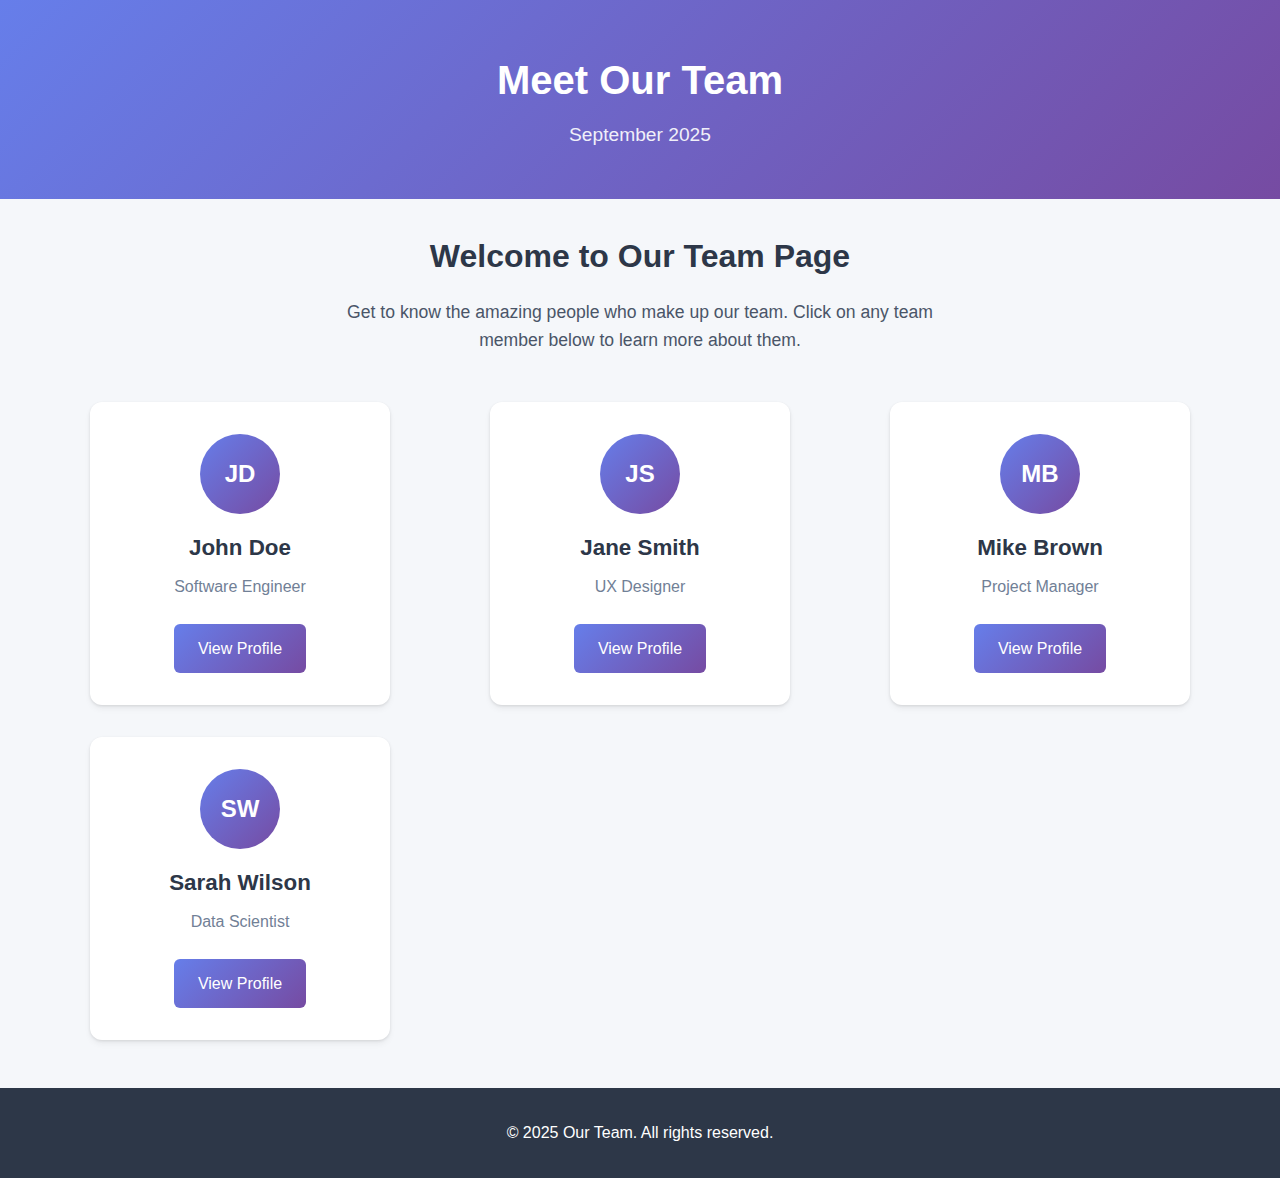
<file: index.html>
<!DOCTYPE html>
<html lang="en">
<head>
    <meta charset="UTF-8">
    <meta name="viewport" content="width=device-width, initial-scale=1.0">
    <title>About Our Team - September 2025</title>
    <link rel="stylesheet" href="styles.css">
</head>
<body>
    <header>
        <h1>Meet Our Team</h1>
        <p>September 2025</p>
    </header>

    <main>
        <section class="intro">
            <h2>Welcome to Our Team Page</h2>
            <p>Get to know the amazing people who make up our team. Click on any team member below to learn more about them.</p>
        </section>

        <section class="team-grid">
            <div class="team-member">
                <div class="member-card">
                    <div class="member-avatar">
                        <span class="avatar-initials">JD</span>
                    </div>
                    <h3>John Doe</h3>
                    <p class="role">Software Engineer</p>
                    <a href="profiles/john-doe.html" class="profile-link">View Profile</a>
                </div>
            </div>

            <div class="team-member">
                <div class="member-card">
                    <div class="member-avatar">
                        <span class="avatar-initials">JS</span>
                    </div>
                    <h3>Jane Smith</h3>
                    <p class="role">UX Designer</p>
                    <a href="profiles/jane-smith.html" class="profile-link">View Profile</a>
                </div>
            </div>

            <div class="team-member">
                <div class="member-card">
                    <div class="member-avatar">
                        <span class="avatar-initials">MB</span>
                    </div>
                    <h3>Mike Brown</h3>
                    <p class="role">Project Manager</p>
                    <a href="profiles/mike-brown.html" class="profile-link">View Profile</a>
                </div>
            </div>

            <div class="team-member">
                <div class="member-card">
                    <div class="member-avatar">
                        <span class="avatar-initials">SW</span>
                    </div>
                    <h3>Sarah Wilson</h3>
                    <p class="role">Data Scientist</p>
                    <a href="profiles/sarah-wilson.html" class="profile-link">View Profile</a>
                </div>
            </div>
        </section>
    </main>

    <footer>
        <p>&copy; 2025 Our Team. All rights reserved.</p>
    </footer>
</body>
</html>
</file>
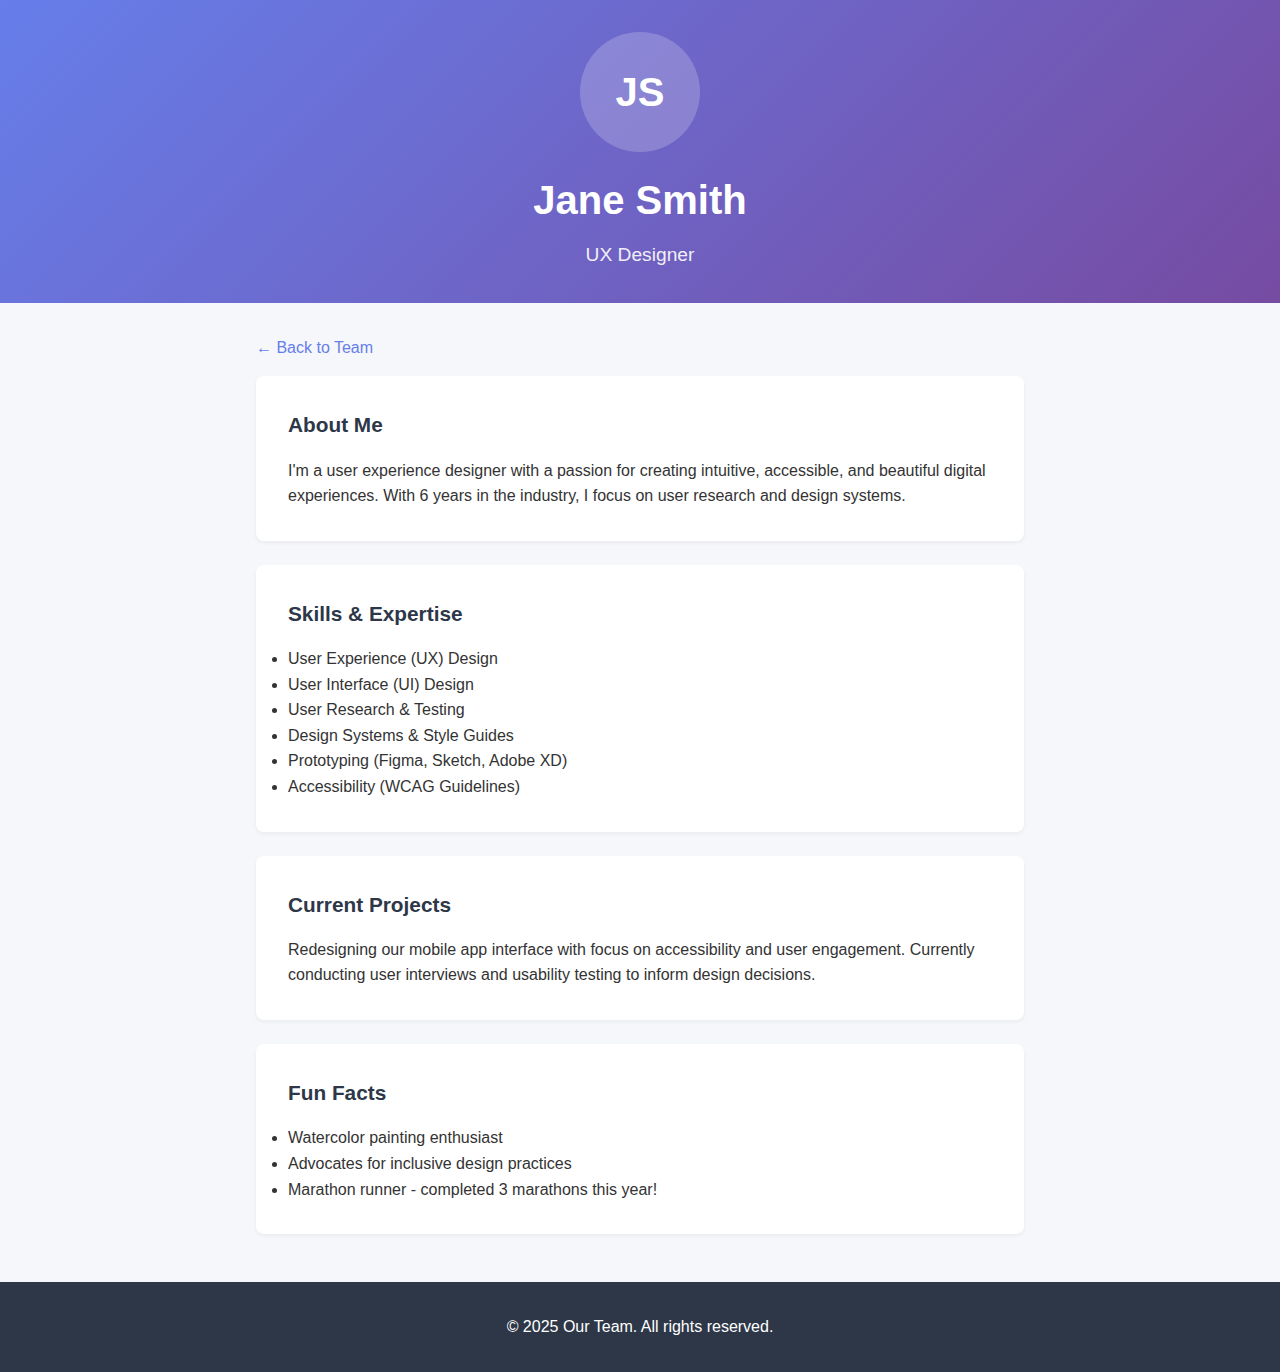
<file: profiles/jane-smith.html>
<!DOCTYPE html>
<html lang="en">
<head>
    <meta charset="UTF-8">
    <meta name="viewport" content="width=device-width, initial-scale=1.0">
    <title>Jane Smith - UX Designer</title>
    <link rel="stylesheet" href="../styles.css">
</head>
<body>
    <header class="profile-header">
        <div class="profile-avatar">
            <span class="avatar-initials">JS</span>
        </div>
        <h1>Jane Smith</h1>
        <p>UX Designer</p>
    </header>

    <main class="profile-content">
        <a href="../index.html" class="back-link">← Back to Team</a>
        
        <div class="profile-section">
            <h3>About Me</h3>
            <p>I'm a user experience designer with a passion for creating intuitive, accessible, and beautiful digital experiences. With 6 years in the industry, I focus on user research and design systems.</p>
        </div>

        <div class="profile-section">
            <h3>Skills & Expertise</h3>
            <ul>
                <li>User Experience (UX) Design</li>
                <li>User Interface (UI) Design</li>
                <li>User Research & Testing</li>
                <li>Design Systems & Style Guides</li>
                <li>Prototyping (Figma, Sketch, Adobe XD)</li>
                <li>Accessibility (WCAG Guidelines)</li>
            </ul>
        </div>

        <div class="profile-section">
            <h3>Current Projects</h3>
            <p>Redesigning our mobile app interface with focus on accessibility and user engagement. Currently conducting user interviews and usability testing to inform design decisions.</p>
        </div>

        <div class="profile-section">
            <h3>Fun Facts</h3>
            <ul>
                <li>Watercolor painting enthusiast</li>
                <li>Advocates for inclusive design practices</li>
                <li>Marathon runner - completed 3 marathons this year!</li>
            </ul>
        </div>
    </main>

    <footer>
        <p>&copy; 2025 Our Team. All rights reserved.</p>
    </footer>
</body>
</html>
</file>
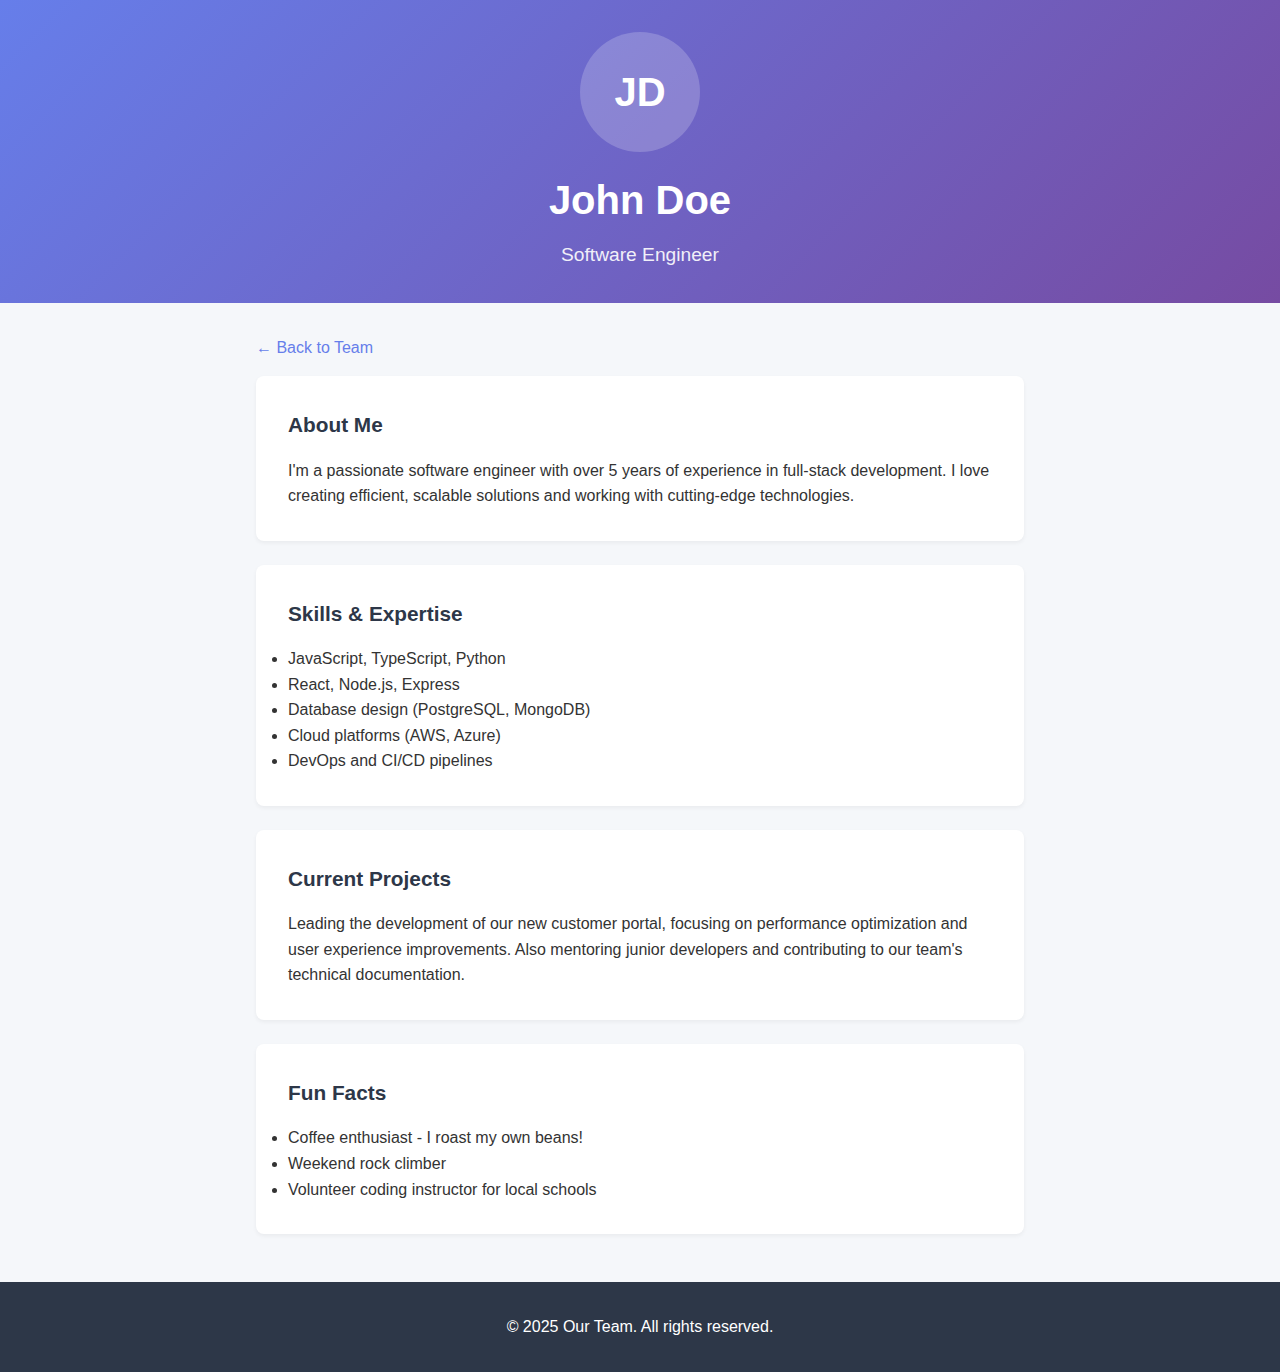
<file: profiles/john-doe.html>
<!DOCTYPE html>
<html lang="en">
<head>
    <meta charset="UTF-8">
    <meta name="viewport" content="width=device-width, initial-scale=1.0">
    <title>John Doe - Software Engineer</title>
    <link rel="stylesheet" href="../styles.css">
</head>
<body>
    <header class="profile-header">
        <div class="profile-avatar">
            <span class="avatar-initials">JD</span>
        </div>
        <h1>John Doe</h1>
        <p>Software Engineer</p>
    </header>

    <main class="profile-content">
        <a href="../index.html" class="back-link">← Back to Team</a>
        
        <div class="profile-section">
            <h3>About Me</h3>
            <p>I'm a passionate software engineer with over 5 years of experience in full-stack development. I love creating efficient, scalable solutions and working with cutting-edge technologies.</p>
        </div>

        <div class="profile-section">
            <h3>Skills & Expertise</h3>
            <ul>
                <li>JavaScript, TypeScript, Python</li>
                <li>React, Node.js, Express</li>
                <li>Database design (PostgreSQL, MongoDB)</li>
                <li>Cloud platforms (AWS, Azure)</li>
                <li>DevOps and CI/CD pipelines</li>
            </ul>
        </div>

        <div class="profile-section">
            <h3>Current Projects</h3>
            <p>Leading the development of our new customer portal, focusing on performance optimization and user experience improvements. Also mentoring junior developers and contributing to our team's technical documentation.</p>
        </div>

        <div class="profile-section">
            <h3>Fun Facts</h3>
            <ul>
                <li>Coffee enthusiast - I roast my own beans!</li>
                <li>Weekend rock climber</li>
                <li>Volunteer coding instructor for local schools</li>
            </ul>
        </div>
    </main>

    <footer>
        <p>&copy; 2025 Our Team. All rights reserved.</p>
    </footer>
</body>
</html>
</file>
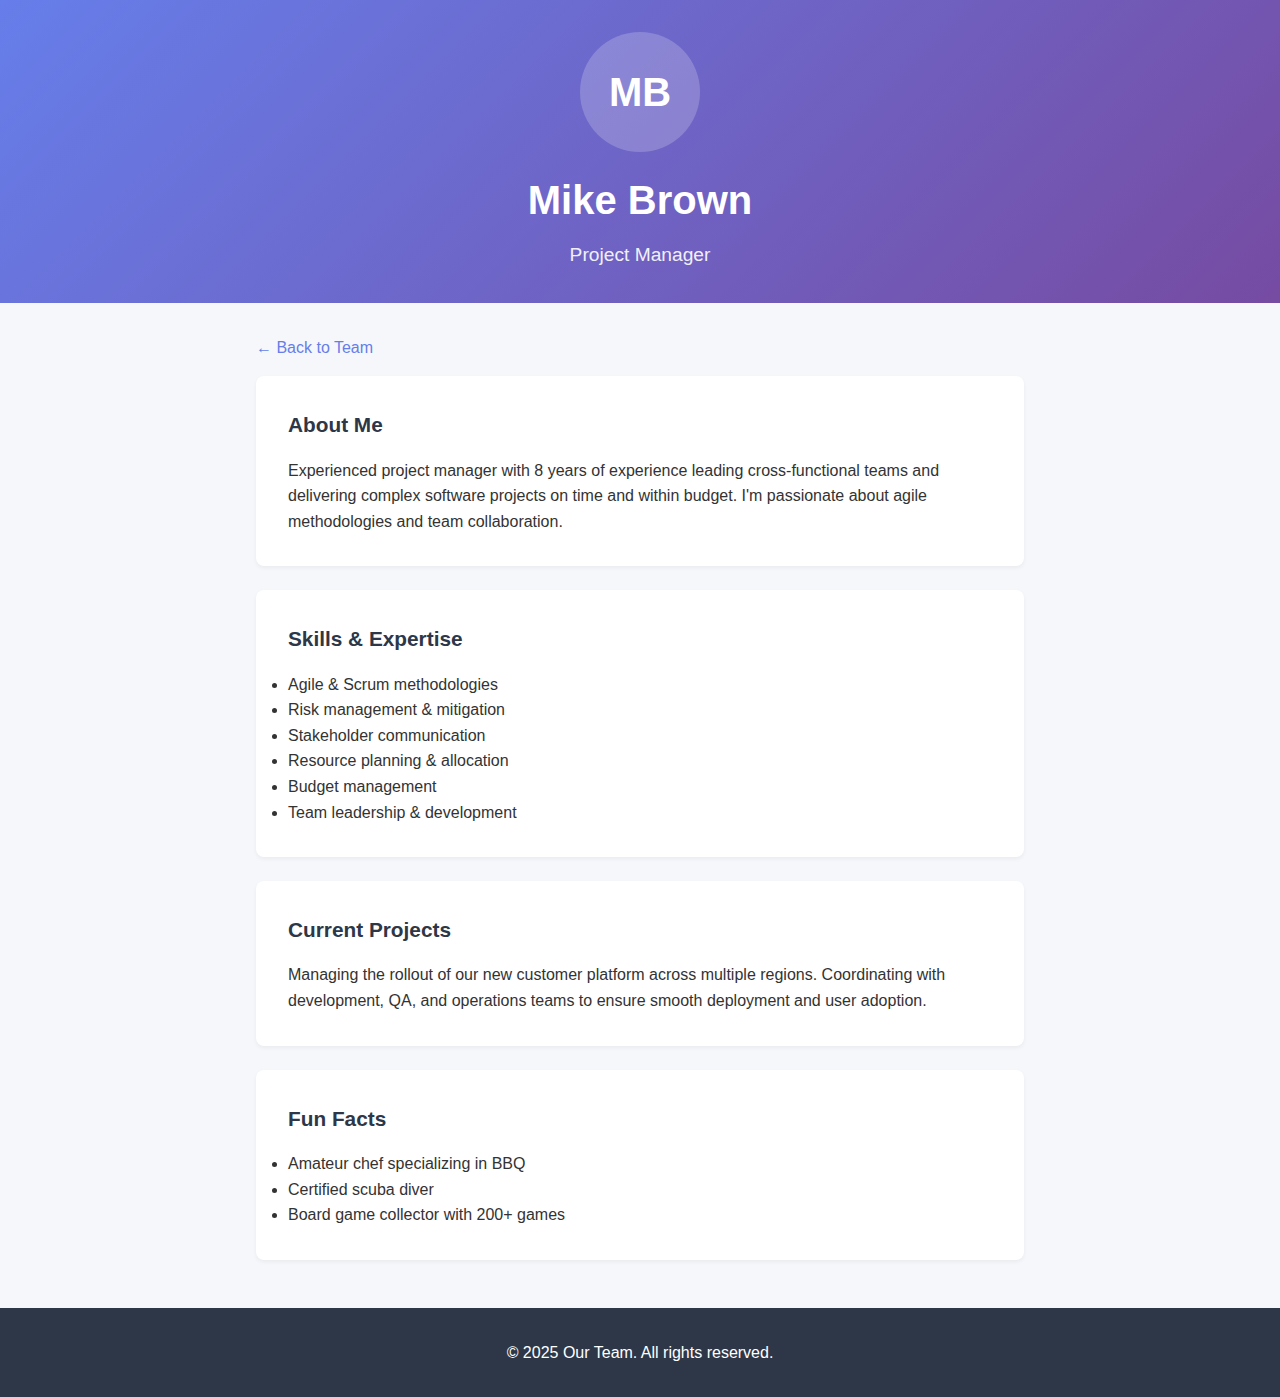
<file: profiles/mike-brown.html>
<!DOCTYPE html>
<html lang="en">
<head>
    <meta charset="UTF-8">
    <meta name="viewport" content="width=device-width, initial-scale=1.0">
    <title>Mike Brown - Project Manager</title>
    <link rel="stylesheet" href="../styles.css">
</head>
<body>
    <header class="profile-header">
        <div class="profile-avatar">
            <span class="avatar-initials">MB</span>
        </div>
        <h1>Mike Brown</h1>
        <p>Project Manager</p>
    </header>

    <main class="profile-content">
        <a href="../index.html" class="back-link">← Back to Team</a>
        
        <div class="profile-section">
            <h3>About Me</h3>
            <p>Experienced project manager with 8 years of experience leading cross-functional teams and delivering complex software projects on time and within budget. I'm passionate about agile methodologies and team collaboration.</p>
        </div>

        <div class="profile-section">
            <h3>Skills & Expertise</h3>
            <ul>
                <li>Agile & Scrum methodologies</li>
                <li>Risk management & mitigation</li>
                <li>Stakeholder communication</li>
                <li>Resource planning & allocation</li>
                <li>Budget management</li>
                <li>Team leadership & development</li>
            </ul>
        </div>

        <div class="profile-section">
            <h3>Current Projects</h3>
            <p>Managing the rollout of our new customer platform across multiple regions. Coordinating with development, QA, and operations teams to ensure smooth deployment and user adoption.</p>
        </div>

        <div class="profile-section">
            <h3>Fun Facts</h3>
            <ul>
                <li>Amateur chef specializing in BBQ</li>
                <li>Certified scuba diver</li>
                <li>Board game collector with 200+ games</li>
            </ul>
        </div>
    </main>

    <footer>
        <p>&copy; 2025 Our Team. All rights reserved.</p>
    </footer>
</body>
</html>
</file>
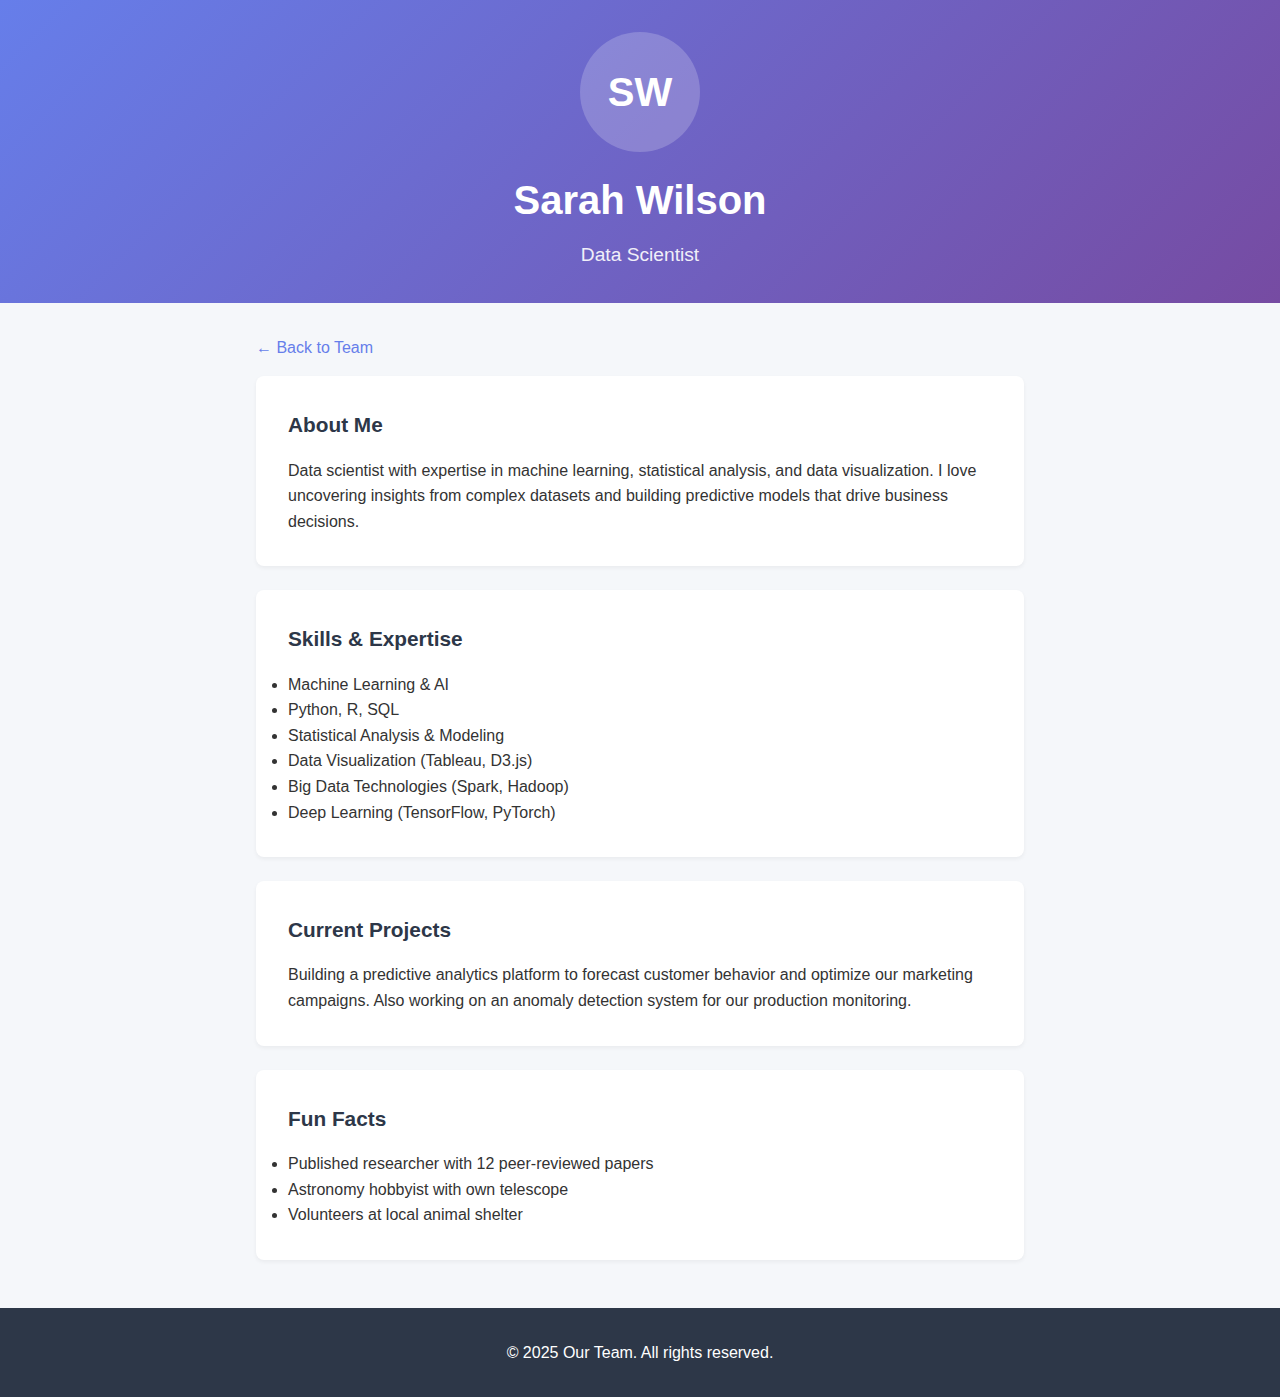
<file: profiles/sarah-wilson.html>
<!DOCTYPE html>
<html lang="en">
<head>
    <meta charset="UTF-8">
    <meta name="viewport" content="width=device-width, initial-scale=1.0">
    <title>Sarah Wilson - Data Scientist</title>
    <link rel="stylesheet" href="../styles.css">
</head>
<body>
    <header class="profile-header">
        <div class="profile-avatar">
            <span class="avatar-initials">SW</span>
        </div>
        <h1>Sarah Wilson</h1>
        <p>Data Scientist</p>
    </header>

    <main class="profile-content">
        <a href="../index.html" class="back-link">← Back to Team</a>
        
        <div class="profile-section">
            <h3>About Me</h3>
            <p>Data scientist with expertise in machine learning, statistical analysis, and data visualization. I love uncovering insights from complex datasets and building predictive models that drive business decisions.</p>
        </div>

        <div class="profile-section">
            <h3>Skills & Expertise</h3>
            <ul>
                <li>Machine Learning & AI</li>
                <li>Python, R, SQL</li>
                <li>Statistical Analysis & Modeling</li>
                <li>Data Visualization (Tableau, D3.js)</li>
                <li>Big Data Technologies (Spark, Hadoop)</li>
                <li>Deep Learning (TensorFlow, PyTorch)</li>
            </ul>
        </div>

        <div class="profile-section">
            <h3>Current Projects</h3>
            <p>Building a predictive analytics platform to forecast customer behavior and optimize our marketing campaigns. Also working on an anomaly detection system for our production monitoring.</p>
        </div>

        <div class="profile-section">
            <h3>Fun Facts</h3>
            <ul>
                <li>Published researcher with 12 peer-reviewed papers</li>
                <li>Astronomy hobbyist with own telescope</li>
                <li>Volunteers at local animal shelter</li>
            </ul>
        </div>
    </main>

    <footer>
        <p>&copy; 2025 Our Team. All rights reserved.</p>
    </footer>
</body>
</html>
</file>
<file: styles.css>
/* Reset and base styles */
* {
    margin: 0;
    padding: 0;
    box-sizing: border-box;
}

body {
    font-family: -apple-system, BlinkMacSystemFont, 'Segoe UI', Roboto, Oxygen, Ubuntu, Cantarell, sans-serif;
    line-height: 1.6;
    color: #333;
    background-color: #f5f7fa;
}

/* Header styles */
header {
    background: linear-gradient(135deg, #667eea 0%, #764ba2 100%);
    color: white;
    text-align: center;
    padding: 3rem 1rem;
    margin-bottom: 2rem;
}

header h1 {
    font-size: 2.5rem;
    font-weight: 700;
    margin-bottom: 0.5rem;
}

header p {
    font-size: 1.2rem;
    opacity: 0.9;
}

/* Main content */
main {
    max-width: 1200px;
    margin: 0 auto;
    padding: 0 1rem;
}

.intro {
    text-align: center;
    margin-bottom: 3rem;
}

.intro h2 {
    font-size: 2rem;
    color: #2d3748;
    margin-bottom: 1rem;
}

.intro p {
    font-size: 1.1rem;
    color: #4a5568;
    max-width: 600px;
    margin: 0 auto;
}

/* Team grid */
.team-grid {
    display: grid;
    grid-template-columns: repeat(auto-fit, minmax(280px, 1fr));
    gap: 2rem;
    margin-bottom: 3rem;
}

.team-member {
    display: flex;
    justify-content: center;
}

.member-card {
    background: white;
    border-radius: 12px;
    padding: 2rem;
    text-align: center;
    box-shadow: 0 4px 6px rgba(0, 0, 0, 0.05), 0 1px 3px rgba(0, 0, 0, 0.1);
    transition: transform 0.3s ease, box-shadow 0.3s ease;
    width: 100%;
    max-width: 300px;
}

.member-card:hover {
    transform: translateY(-4px);
    box-shadow: 0 10px 25px rgba(0, 0, 0, 0.1), 0 4px 10px rgba(0, 0, 0, 0.05);
}

.member-avatar {
    width: 80px;
    height: 80px;
    border-radius: 50%;
    background: linear-gradient(135deg, #667eea 0%, #764ba2 100%);
    display: flex;
    align-items: center;
    justify-content: center;
    margin: 0 auto 1rem auto;
}

.avatar-initials {
    color: white;
    font-size: 1.5rem;
    font-weight: 600;
}

.member-card h3 {
    font-size: 1.4rem;
    color: #2d3748;
    margin-bottom: 0.5rem;
}

.role {
    color: #718096;
    font-size: 1rem;
    margin-bottom: 1.5rem;
}

.profile-link {
    display: inline-block;
    background: linear-gradient(135deg, #667eea 0%, #764ba2 100%);
    color: white;
    text-decoration: none;
    padding: 0.75rem 1.5rem;
    border-radius: 6px;
    font-weight: 500;
    transition: opacity 0.3s ease;
}

.profile-link:hover {
    opacity: 0.9;
    transform: translateY(-1px);
}

/* Footer */
footer {
    background: #2d3748;
    color: white;
    text-align: center;
    padding: 2rem 1rem;
    margin-top: 3rem;
}

/* Profile page styles */
.profile-header {
    background: linear-gradient(135deg, #667eea 0%, #764ba2 100%);
    color: white;
    padding: 2rem 1rem;
    text-align: center;
}

.profile-avatar {
    width: 120px;
    height: 120px;
    border-radius: 50%;
    background: rgba(255, 255, 255, 0.2);
    display: flex;
    align-items: center;
    justify-content: center;
    margin: 0 auto 1rem auto;
}

.profile-avatar .avatar-initials {
    font-size: 2.5rem;
}

.profile-content {
    max-width: 800px;
    margin: 2rem auto;
    padding: 0 1rem;
}

.profile-section {
    background: white;
    border-radius: 8px;
    padding: 2rem;
    margin-bottom: 1.5rem;
    box-shadow: 0 2px 4px rgba(0, 0, 0, 0.05);
}

.profile-section h3 {
    color: #2d3748;
    margin-bottom: 1rem;
    font-size: 1.3rem;
}

.back-link {
    display: inline-block;
    color: #667eea;
    text-decoration: none;
    margin-bottom: 1rem;
    font-weight: 500;
}

.back-link:hover {
    text-decoration: underline;
}

/* Responsive design */
@media (max-width: 768px) {
    header h1 {
        font-size: 2rem;
    }
    
    .team-grid {
        grid-template-columns: 1fr;
        gap: 1.5rem;
    }
    
    .member-card {
        max-width: 100%;
    }
}
</file>
